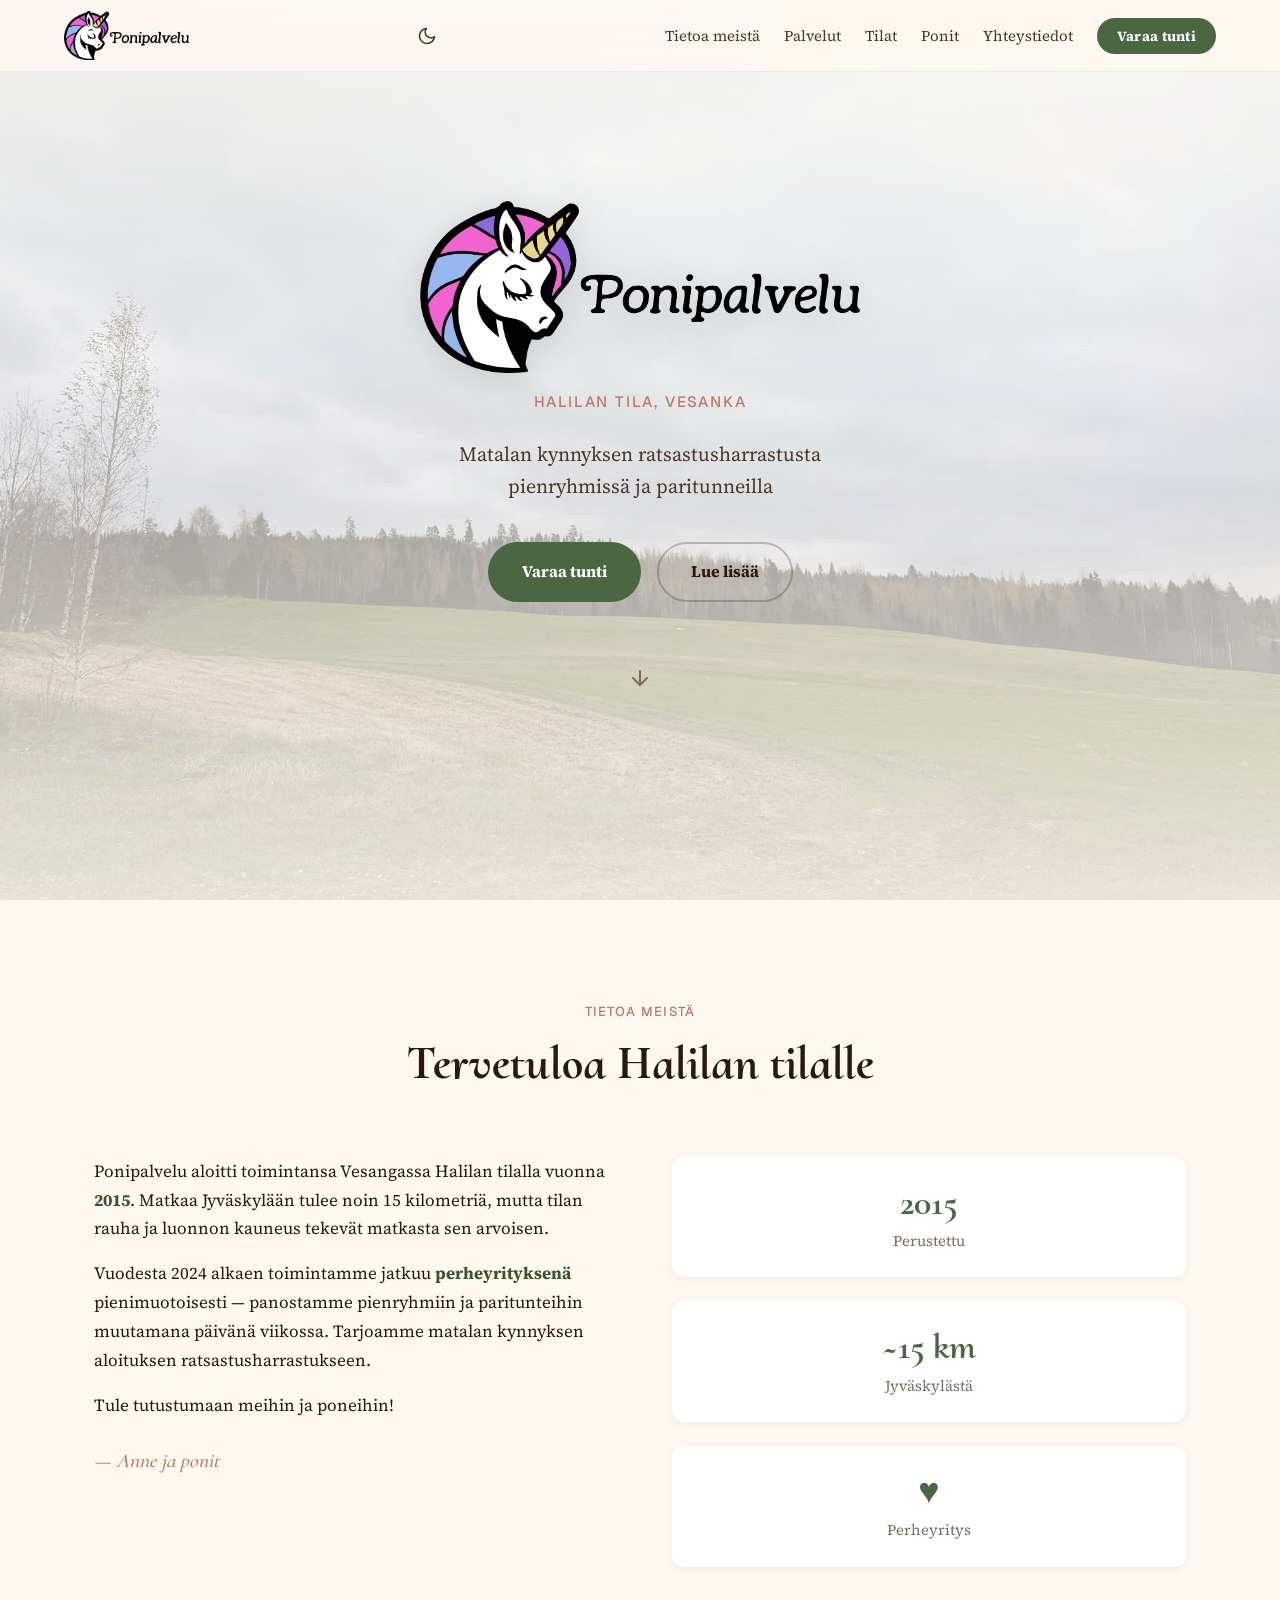
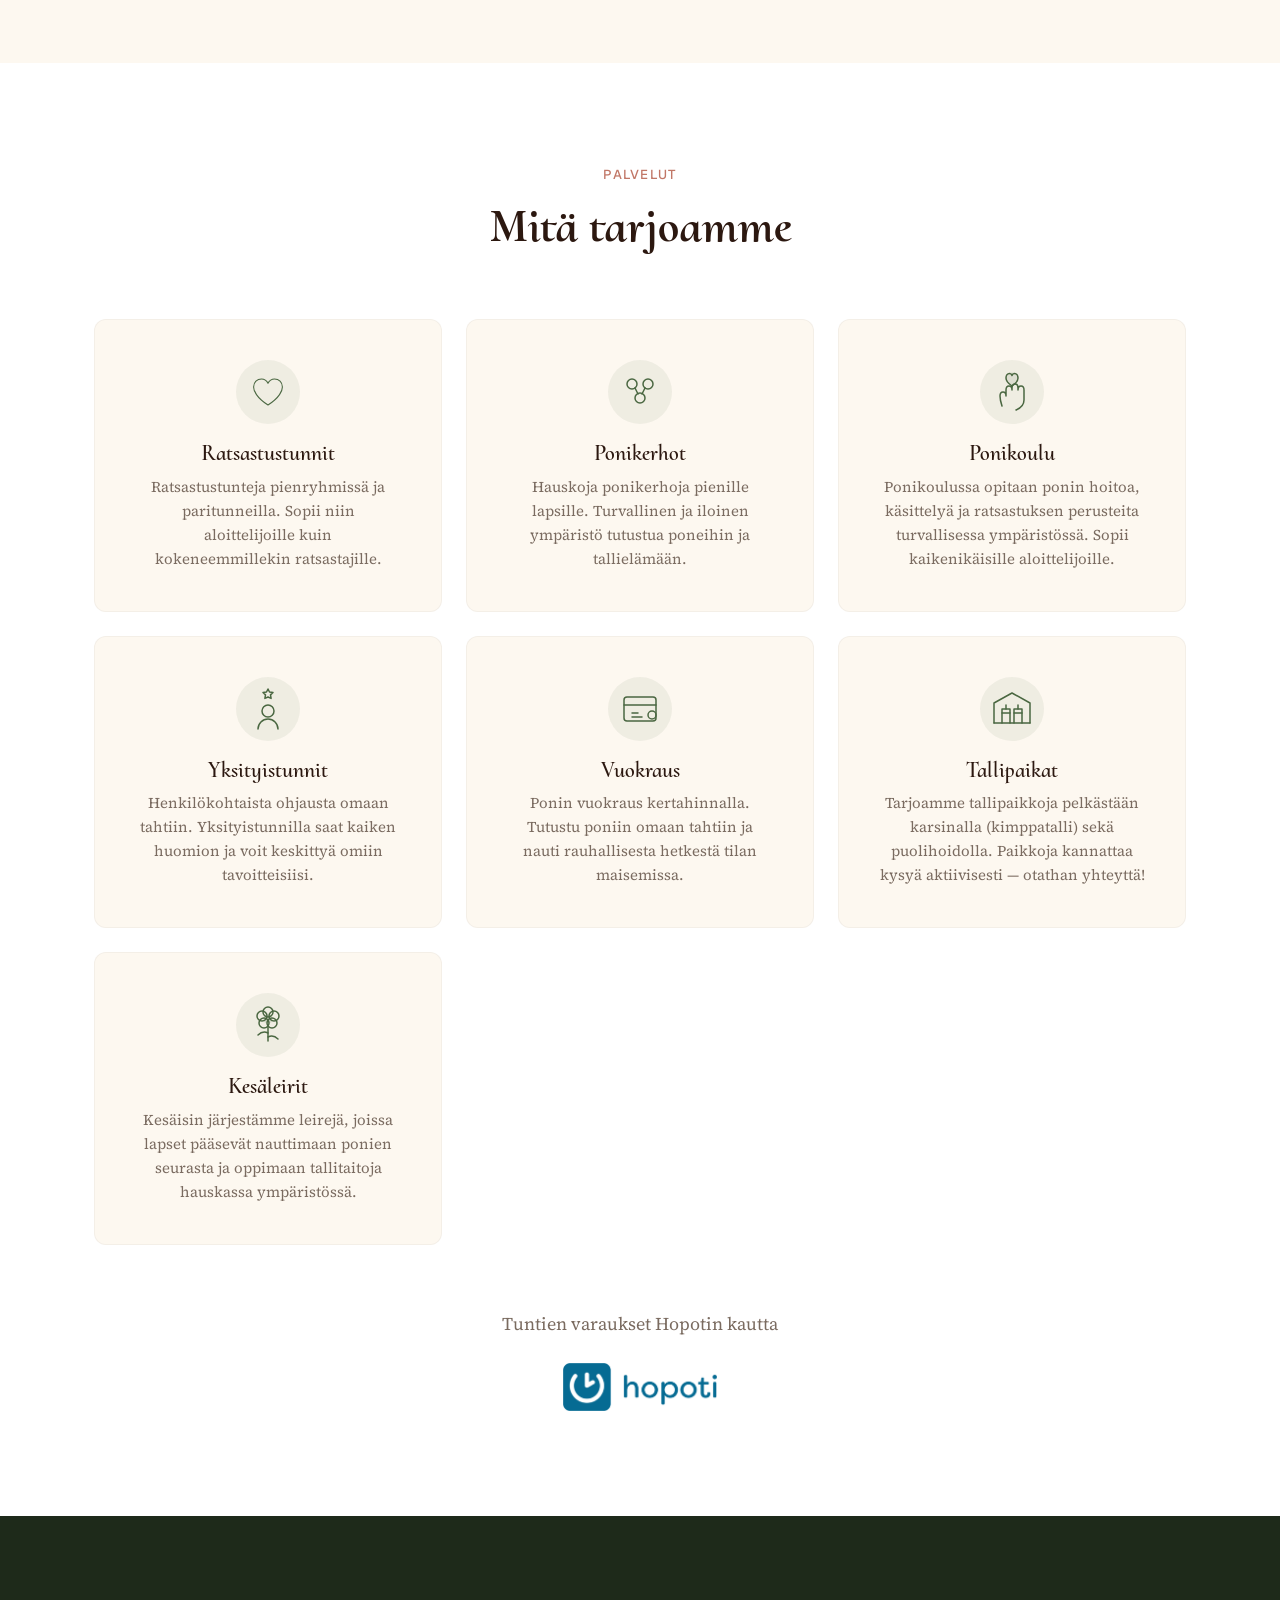
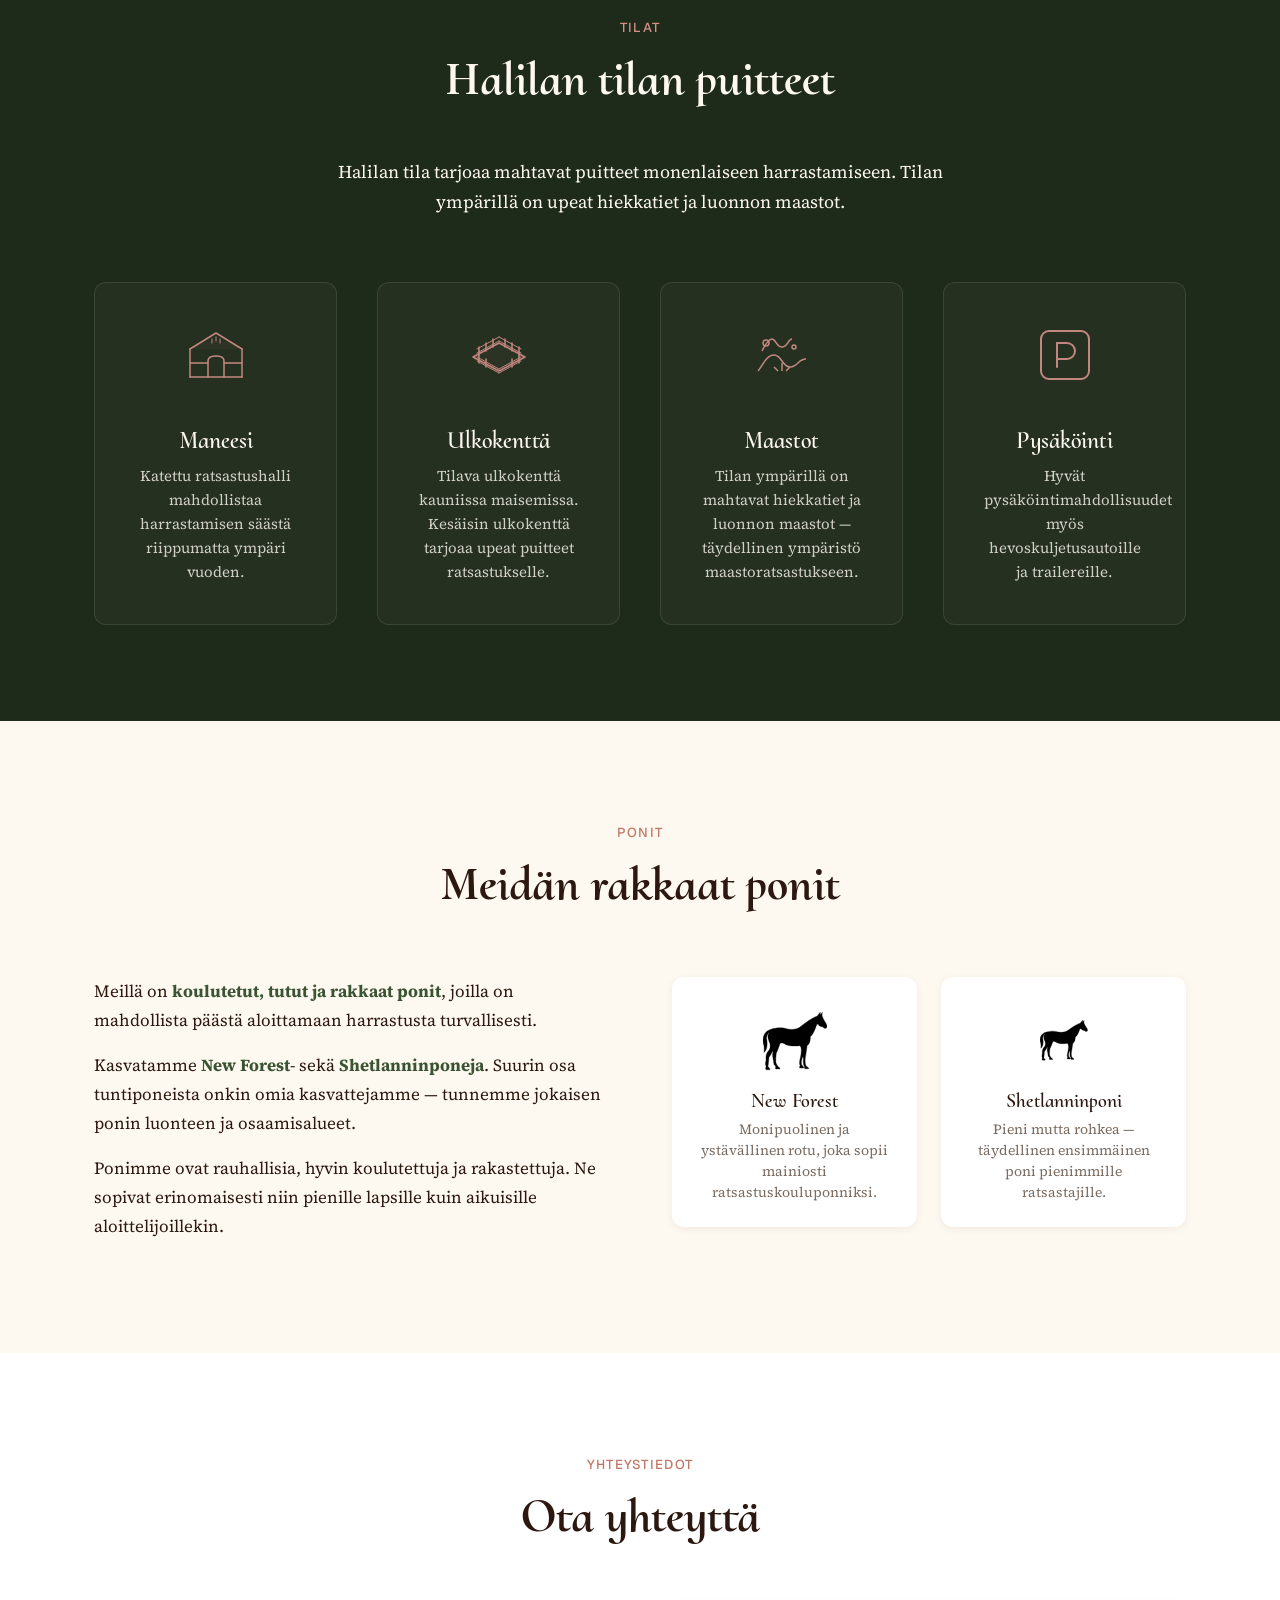
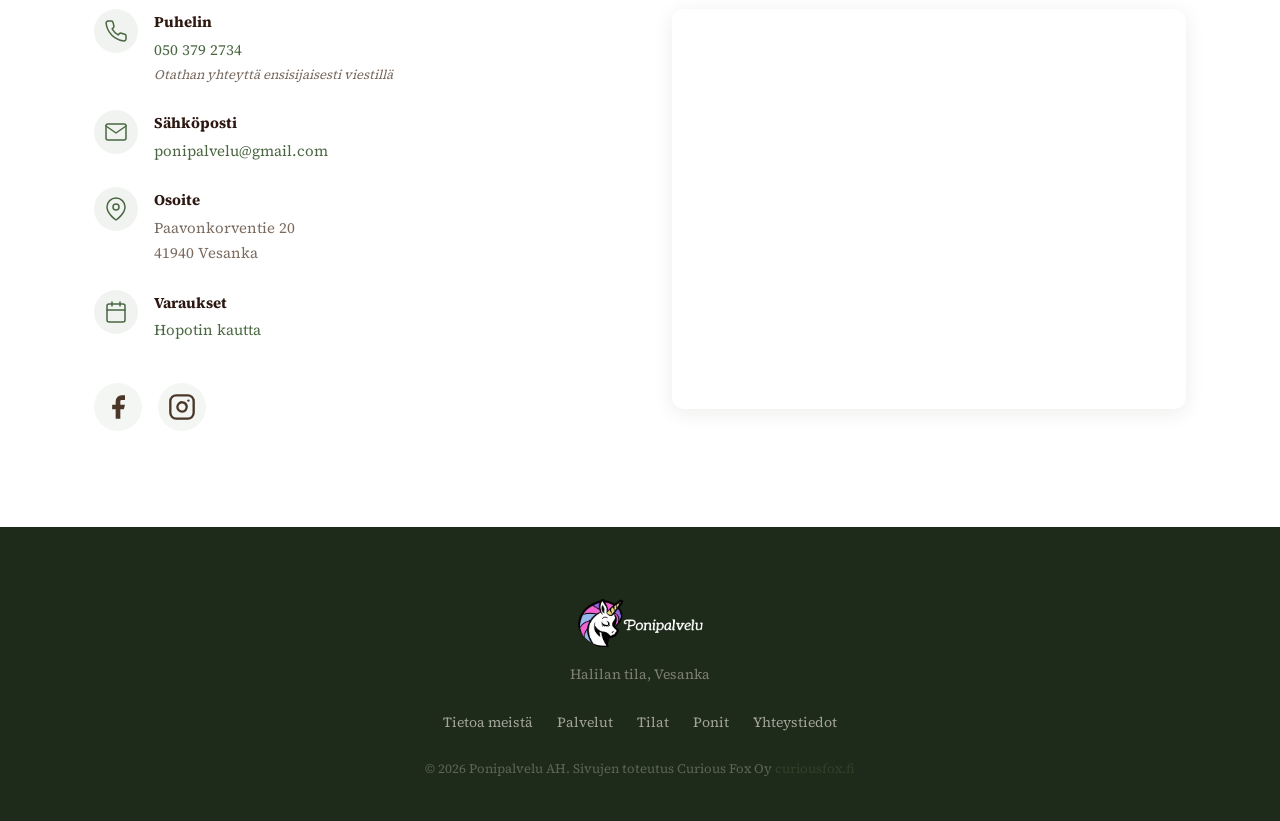
<file: index.html>
<!DOCTYPE html>
<html lang="fi">
<head>
  <meta charset="UTF-8">
  <meta name="viewport" content="width=device-width, initial-scale=1.0">
  <title>Ponipalvelu — Halilan tila, Vesanka</title>
  <meta name="description" content="Ponipalvelu tarjoaa ratsastustunteja, ponikerhoja ja ponihetkiä Halilan tilalla Vesangassa, noin 15 km Jyväskylästä. Matalan kynnyksen aloitus harrastukseen!">
  <meta name="keywords" content="ponipalvelu, ratsastus, ponit, Vesanka, Jyväskylä, ratsastustunnit, ponikerhot, ponihetket, Halilan tila">

  <!-- Open Graph -->
  <meta property="og:title" content="Ponipalvelu — Halilan tila, Vesanka">
  <meta property="og:description" content="Matalan kynnyksen ratsastustunteja ja ponihetkiä Halilan tilalla Vesangassa. Tervetuloa tutustumaan!">
  <meta property="og:type" content="website">
  <meta property="og:url" content="https://ponipalvelu.fi">
  <meta property="og:locale" content="fi_FI">

  <link rel="apple-touch-icon" sizes="180x180" href="/apple-touch-icon.png">
  <link rel="icon" type="image/png" sizes="32x32" href="/favicon-32x32.png">
  <link rel="icon" type="image/png" sizes="16x16" href="/favicon-16x16.png">
  <link rel="manifest" href="/site.webmanifest">
  <link rel="icon" href="/favicon.ico" sizes="any">

  <link rel="preload" href="assets/fonts/cormorant-upright-600-latin.woff2" as="font" type="font/woff2" crossorigin>
  <link rel="preload" href="assets/fonts/source-serif-4-latin.woff2" as="font" type="font/woff2" crossorigin>
  <link rel="preload" href="assets/fonts/geist-latin.woff2" as="font" type="font/woff2" crossorigin>
  <link rel="stylesheet" href="styles.css?v=6">
</head>
<body>

  <!-- Navigation -->
  <header class="site-header" id="siteHeader">
    <nav class="nav-container">
      <a href="#hero" class="nav-logo">
        <img src="assets/ponipalvelu_logo_black.png?v=6" alt="Ponipalvelu" class="logo-img logo-light">
        <img src="assets/ponipalvelu_logo_white.png?v=6" alt="Ponipalvelu" class="logo-img logo-dark">
      </a>

      <div class="nav-actions">
        <button class="theme-toggle" id="themeToggle" aria-label="Vaihda tumma tila" type="button">
          <svg class="theme-toggle__icon theme-toggle__icon--moon" viewBox="0 0 24 24" fill="none" stroke="currentColor" stroke-width="2" stroke-linecap="round" stroke-linejoin="round" aria-hidden="true">
            <path d="M21 12.79A9 9 0 1 1 11.21 3 7 7 0 0 0 21 12.79z"/>
          </svg>
          <svg class="theme-toggle__icon theme-toggle__icon--sun" viewBox="0 0 24 24" fill="none" stroke="currentColor" stroke-width="2" stroke-linecap="round" stroke-linejoin="round" aria-hidden="true">
            <circle cx="12" cy="12" r="5"/>
            <line x1="12" y1="1" x2="12" y2="3"/>
            <line x1="12" y1="21" x2="12" y2="23"/>
            <line x1="4.22" y1="4.22" x2="5.64" y2="5.64"/>
            <line x1="18.36" y1="18.36" x2="19.78" y2="19.78"/>
            <line x1="1" y1="12" x2="3" y2="12"/>
            <line x1="21" y1="12" x2="23" y2="12"/>
            <line x1="4.22" y1="19.78" x2="5.64" y2="18.36"/>
            <line x1="18.36" y1="5.64" x2="19.78" y2="4.22"/>
          </svg>
        </button>

        <button class="nav-toggle" id="navToggle" aria-label="Avaa valikko" aria-expanded="false">
          <span class="hamburger-line"></span>
          <span class="hamburger-line"></span>
          <span class="hamburger-line"></span>
        </button>
      </div>

      <ul class="nav-links" id="navLinks">
        <li><a href="#tietoa">Tietoa meistä</a></li>
        <li><a href="#palvelut">Palvelut</a></li>
        <li><a href="#tilat">Tilat</a></li>
        <li><a href="#ponit">Ponit</a></li>
        <li><a href="#yhteystiedot">Yhteystiedot</a></li>
        <li><a href="https://hopoti.com/stable/Ponipalvelu" target="_blank" rel="noopener" class="nav-cta">Varaa tunti</a></li>
      </ul>
    </nav>
  </header>

  <!-- Hero -->
  <section class="hero" id="hero">
    <img src="assets/cover.jpg?v=6" alt="" class="hero-bg-img" aria-hidden="true">
    <div class="hero-overlay"></div>
    <div class="hero-content">
      <h1 class="hero-title reveal">
        <img src="assets/ponipalvelu_logo_black.png?v=6" alt="Ponipalvelu" class="hero-logo-img logo-light">
        <img src="assets/ponipalvelu_logo_white.png?v=6" alt="Ponipalvelu" class="hero-logo-img logo-dark">
      </h1>
      <p class="hero-subtitle reveal">Halilan tila, Vesanka</p>
      <p class="hero-tagline reveal">Matalan kynnyksen ratsastusharrastusta<br>pienryhmissä ja paritunneilla</p>
      <div class="hero-actions reveal">
        <a href="https://hopoti.com/stable/Ponipalvelu" target="_blank" rel="noopener" class="btn btn-primary">Varaa tunti</a>
        <a href="#tietoa" class="btn btn-outline">Lue lisää</a>
      </div>
      <div class="hero-scroll-hint reveal">
        <svg width="24" height="24" viewBox="0 0 24 24" fill="none" stroke="currentColor" stroke-width="2" stroke-linecap="round" aria-hidden="true">
          <path d="M12 5v14M5 12l7 7 7-7"/>
        </svg>
      </div>
    </div>
  </section>

  <!-- About -->
  <section class="section section-cream" id="tietoa">
    <div class="container">
      <div class="section-header reveal">
        <span class="section-label">Tietoa meistä</span>
        <h2 class="section-title">Tervetuloa Halilan tilalle</h2>
      </div>
      <div class="about-grid">
        <div class="about-text reveal">
          <p>Ponipalvelu aloitti toimintansa Vesangassa Halilan tilalla vuonna <strong>2015</strong>. Matkaa Jyväskylään tulee noin 15 kilometriä, mutta tilan rauha ja luonnon kauneus tekevät matkasta sen arvoisen.</p>
          <p>Vuodesta 2024 alkaen toimintamme jatkuu <strong>perheyrityksenä</strong> pienimuotoisesti — panostamme pienryhmiin ja paritunteihin muutamana päivänä viikossa. Tarjoamme matalan kynnyksen aloituksen ratsastusharrastukseen.</p>
          <p>Tule tutustumaan meihin ja poneihin!</p>
          <p class="about-signature">— Anne ja ponit</p>
        </div>
        <div class="about-stats reveal">
          <div class="stat-card">
            <span class="stat-number">2015</span>
            <span class="stat-label">Perustettu</span>
          </div>
          <div class="stat-card">
            <span class="stat-number">~15 km</span>
            <span class="stat-label">Jyväskylästä</span>
          </div>
          <div class="stat-card">
            <span class="stat-number">♥</span>
            <span class="stat-label">Perheyritys</span>
          </div>
        </div>
      </div>
    </div>
  </section>

  <!-- Services -->
  <section class="section section-white" id="palvelut">
    <div class="container">
      <div class="section-header reveal">
        <span class="section-label">Palvelut</span>
        <h2 class="section-title">Mitä tarjoamme</h2>
      </div>
      <div class="services-grid">

        <div class="service-card reveal">
          <div class="service-icon">
            <svg viewBox="0 0 48 48" width="48" height="48" fill="none" stroke="currentColor" stroke-width="1.5" stroke-linecap="round" stroke-linejoin="round" aria-hidden="true">
              <g transform="translate(24,24) scale(0.72) translate(-24,-22)">
                <path d="M24 40 C8 30 4 20 4 15 C4 8 9 4 15 4 C19 4 22 6 24 10 C26 6 29 4 33 4 C39 4 44 8 44 15 C44 20 40 30 24 40Z"/>
              </g>
            </svg>
          </div>
          <h3>Ratsastustunnit</h3>
          <p>Ratsastustunteja pienryhmissä ja paritunneilla. Sopii niin aloittelijoille kuin kokeneemmillekin ratsastajille.</p>
        </div>

        <div class="service-card reveal">
          <div class="service-icon">
            <svg viewBox="0 0 48 48" width="48" height="48" fill="none" stroke="currentColor" stroke-width="1.5" stroke-linecap="round" stroke-linejoin="round" aria-hidden="true">
              <circle cx="16" cy="16" r="5"/>
              <circle cx="32" cy="16" r="5"/>
              <circle cx="24" cy="30" r="5"/>
              <path d="M19 20l3 6M29 20l-3 6"/>
            </svg>
          </div>
          <h3>Ponikerhot</h3>
          <p>Hauskoja ponikerhoja pienille lapsille. Turvallinen ja iloinen ympäristö tutustua poneihin ja tallielämään.</p>
        </div>

        <div class="service-card reveal">
          <div class="service-icon">
            <svg viewBox="0 0 48 48" width="48" height="48" fill="none" stroke="currentColor" stroke-width="1.5" stroke-linecap="round" stroke-linejoin="round" aria-hidden="true">
              <!-- Hand reaching up -->
              <path d="M14 38C14 38 12 32 12 28C12 26 13 24 15 24C17 24 18 26 18 28V22C18 20 19 18 21 18C23 18 24 20 24 22V20C24 18 25 16 27 16C29 16 30 18 30 20V22C30 20 31 18 33 18C35 18 36 20 36 22V32C36 36 33 40 28 42"/>
              <!-- Heart above -->
              <path d="M20 10C20 7 22.5 5 25 5C27.5 5 30 7 30 10C30 14 24 18 24 18C24 18 18 14 18 10C18 7 20.5 5 23 5" fill="currentColor" opacity="0.1"/>
              <path d="M24 18C24 18 18 14 18 10C18 7.5 19.5 5.5 21.5 5.5C23.5 5.5 24 7.5 24 7.5C24 7.5 24.5 5.5 26.5 5.5C28.5 5.5 30 7.5 30 10C30 14 24 18 24 18Z"/>
            </svg>
          </div>
          <h3>Ponikoulu</h3>
          <p>Ponikoulussa opitaan ponin hoitoa, käsittelyä ja ratsastuksen perusteita turvallisessa ympäristössä. Sopii kaikenikäisille aloittelijoille.</p>
        </div>

        <div class="service-card reveal">
          <div class="service-icon">
            <svg viewBox="0 0 48 48" width="48" height="48" fill="none" stroke="currentColor" stroke-width="1.5" stroke-linecap="round" stroke-linejoin="round" aria-hidden="true">
              <path d="M24 4l1.5 3 3.5.5-2.5 2.4.6 3.5L24 12l-3.1 1.4.6-3.5L19 7.5l3.5-.5z"/>
              <circle cx="24" cy="26" r="6"/>
              <path d="M14 44c0-5.5 4.5-10 10-10s10 4.5 10 10"/>
            </svg>
          </div>
          <h3>Yksityistunnit</h3>
          <p>Henkilökohtaista ohjausta omaan tahtiin. Yksityistunnilla saat kaiken huomion ja voit keskittyä omiin tavoitteisiisi.</p>
        </div>

        <div class="service-card reveal">
          <div class="service-icon">
            <svg viewBox="0 0 48 48" width="48" height="48" fill="none" stroke="currentColor" stroke-width="1.5" stroke-linecap="round" stroke-linejoin="round" aria-hidden="true">
              <rect x="8" y="12" width="32" height="24" rx="3"/>
              <path d="M8 20h32M16 28h6M16 32h10"/>
              <circle cx="36" cy="30" r="4"/>
            </svg>
          </div>
          <h3>Vuokraus</h3>
          <p>Ponin vuokraus kertahinnalla. Tutustu poniin omaan tahtiin ja nauti rauhallisesta hetkestä tilan maisemissa.</p>
        </div>

        <div class="service-card reveal">
          <div class="service-icon">
            <svg viewBox="0 0 48 48" width="48" height="48" fill="none" stroke="currentColor" stroke-width="1.5" stroke-linecap="round" stroke-linejoin="round" aria-hidden="true">
              <path d="M6 38V18L24 8L42 18V38"/>
              <path d="M6 38H42"/>
              <path d="M14 38V24H22V38"/>
              <path d="M26 38V24H34V38"/>
              <path d="M14 28H22M26 28H34"/>
              <path d="M18 24V20M30 24V20"/>
            </svg>
          </div>
          <h3>Tallipaikat</h3>
          <p>Tarjoamme tallipaikkoja pelkästään karsinalla (kimppatalli) sekä puolihoidolla. Paikkoja kannattaa kysyä aktiivisesti — otathan yhteyttä!</p>
        </div>

        <div class="service-card reveal">
          <div class="service-icon">
            <svg viewBox="0 0 48 48" width="48" height="48" fill="none" stroke="currentColor" stroke-width="1.5" stroke-linecap="round" stroke-linejoin="round" aria-hidden="true">
              <circle cx="24" cy="18" r="4" fill="currentColor" opacity="0.15"/>
              <circle cx="24" cy="11" r="5"/>
              <circle cx="30" cy="15" r="5"/>
              <circle cx="28" cy="22" r="5"/>
              <circle cx="20" cy="22" r="5"/>
              <circle cx="18" cy="15" r="5"/>
              <path d="M24 24V40"/>
              <path d="M24 32C20 30 16 32 14 34"/>
              <path d="M24 36C28 34 32 36 34 38"/>
            </svg>
          </div>
          <h3>Kesäleirit</h3>
          <p>Kesäisin järjestämme leirejä, joissa lapset pääsevät nauttimaan ponien seurasta ja oppimaan tallitaitoja hauskassa ympäristössä.</p>
        </div>

      </div>

      <div class="services-cta reveal">
        <p>Tuntien varaukset Hopotin kautta</p>
        <a href="https://hopoti.com/stable/Ponipalvelu" target="_blank" rel="noopener" class="hopoti-link">
          <img src="assets/hopoti-logo-blue.png?v=6" alt="Varaa tunti Hopotissa" class="hopoti-logo">
        </a>
      </div>
    </div>
  </section>

  <!-- Facilities -->
  <section class="section section-dark" id="tilat">
    <div class="container">
      <div class="section-header reveal">
        <span class="section-label">Tilat</span>
        <h2 class="section-title">Halilan tilan puitteet</h2>
      </div>
      <p class="section-intro reveal">Halilan tila tarjoaa mahtavat puitteet monenlaiseen harrastamiseen. Tilan ympärillä on upeat hiekkatiet ja luonnon maastot.</p>
      <div class="facilities-grid">

        <div class="facility-card reveal">
          <div class="facility-icon">
            <svg viewBox="0 0 64 64" width="64" height="64" fill="none" stroke="currentColor" stroke-width="1.5" stroke-linecap="round" stroke-linejoin="round" aria-hidden="true">
              <!-- Barn/arena shape -->
              <path d="M6 54V26" />
              <path d="M58 54V26" />
              <path d="M6 26L32 10L58 26" />
              <path d="M6 54H58" />
              <!-- Arched roof line -->
              <path d="M6 26C6 26 19 18 32 18C45 18 58 26 58 26" stroke-width="1.5" fill="currentColor" opacity="0.05"/>
              <!-- Door -->
              <path d="M24 54V38C24 35 27 33 32 33C37 33 40 35 40 38V54" />
              <!-- Cross beams -->
              <path d="M6 40H24M40 40H58" />
              <!-- Ventilation lines on roof -->
              <path d="M28 20V16M32 18V14M36 20V16" stroke-width="1"/>
            </svg>
          </div>
          <h3>Maneesi</h3>
          <p>Katettu ratsastushalli mahdollistaa harrastamisen säästä riippumatta ympäri vuoden.</p>
        </div>

        <div class="facility-card reveal">
          <div class="facility-icon">
            <svg viewBox="0 0 64 64" width="64" height="64" fill="none" stroke="currentColor" stroke-width="1.5" stroke-linecap="round" stroke-linejoin="round" aria-hidden="true">
              <!-- 3D ground plane -->
              <path d="M32 20L58 34L32 48L6 34Z" fill="currentColor" opacity="0.04"/>
              <path d="M32 20L58 34L32 48L6 34Z" />
              <!-- Fence posts - left side -->
              <path d="M12 32V24" />
              <path d="M19 28V20" />
              <path d="M26 24V16" />
              <!-- Fence posts - right side -->
              <path d="M38 24V16" />
              <path d="M45 28V20" />
              <path d="M52 32V24" />
              <!-- Fence rails - left -->
              <path d="M10 30L32 18" stroke-width="1"/>
              <path d="M10 26L32 14" stroke-width="1"/>
              <!-- Fence rails - right -->
              <path d="M32 18L54 30" stroke-width="1"/>
              <path d="M32 14L54 26" stroke-width="1"/>
              <!-- Fence posts - bottom left -->
              <path d="M12 40V32" />
              <path d="M19 44V36" />
              <!-- Fence posts - bottom right -->
              <path d="M45 44V36" />
              <path d="M52 40V32" />
              <!-- Fence rails - bottom left -->
              <path d="M10 38L32 50" stroke-width="1"/>
              <path d="M10 34L32 46" stroke-width="1"/>
              <!-- Fence rails - bottom right -->
              <path d="M32 50L54 38" stroke-width="1"/>
              <path d="M32 46L54 34" stroke-width="1"/>
            </svg>
          </div>
          <h3>Ulkokenttä</h3>
          <p>Tilava ulkokenttä kauniissa maisemissa. Kesäisin ulkokenttä tarjoaa upeat puitteet ratsastukselle.</p>
        </div>

        <div class="facility-card reveal">
          <div class="facility-icon">
            <svg viewBox="0 0 64 64" width="64" height="64" fill="none" stroke="currentColor" stroke-width="1.5" aria-hidden="true">
              <path d="M8 48c4-4 8-16 16-16s8 12 16 12 8-8 16-8"/>
              <path d="M12 28c2-4 6-12 10-12s4 8 10 8 6-8 10-8"/>
              <circle cx="16" cy="20" r="3"/>
              <circle cx="44" cy="24" r="2"/>
              <path d="M32 40v8M24 44l4 4M40 44l-4 4"/>
            </svg>
          </div>
          <h3>Maastot</h3>
          <p>Tilan ympärillä on mahtavat hiekkatiet ja luonnon maastot — täydellinen ympäristö maastoratsastukseen.</p>
        </div>

        <div class="facility-card reveal">
          <div class="facility-icon">
            <svg viewBox="0 0 64 64" width="64" height="64" fill="none" stroke="currentColor" stroke-width="2" stroke-linecap="round" stroke-linejoin="round" aria-hidden="true">
              <rect x="8" y="8" width="48" height="48" rx="8"/>
              <path d="M24 20V44"/>
              <path d="M24 20H34C38.4 20 42 23.6 42 28C42 32.4 38.4 36 34 36H24"/>
            </svg>
          </div>
          <h3>Pysäköinti</h3>
          <p>Hyvät pysäköintimahdollisuudet myös hevoskuljetusautoille ja trailereille.</p>
        </div>


      </div>
    </div>
  </section>

  <!-- Ponies -->
  <section class="section section-cream" id="ponit">
    <div class="container">
      <div class="section-header reveal">
        <span class="section-label">Ponit</span>
        <h2 class="section-title">Meidän rakkaat ponit</h2>
      </div>
      <div class="ponies-content">
        <div class="ponies-text reveal">
          <p>Meillä on <strong>koulutetut, tutut ja rakkaat ponit</strong>, joilla on mahdollista päästä aloittamaan harrastusta turvallisesti.</p>
          <p>Kasvatamme <strong>New Forest</strong>- sekä <strong>Shetlanninponeja</strong>. Suurin osa tuntiponeista onkin omia kasvattejamme — tunnemme jokaisen ponin luonteen ja osaamisalueet.</p>
          <p>Ponimme ovat rauhallisia, hyvin koulutettuja ja rakastettuja. Ne sopivat erinomaisesti niin pienille lapsille kuin aikuisille aloittelijoillekin.</p>
        </div>
        <div class="ponies-breeds reveal">
          <div class="breed-card">
            <div class="breed-illustration">
              <img src="assets/black-horse.svg?v=6" alt="" class="breed-icon" aria-hidden="true">
            </div>
            <h3>New Forest</h3>
            <p>Monipuolinen ja ystävällinen rotu, joka sopii mainiosti ratsastuskouluponniksi.</p>
          </div>
          <div class="breed-card">
            <div class="breed-illustration">
              <img src="assets/black-pony.svg?v=6" alt="" class="breed-icon breed-icon--small" aria-hidden="true">
            </div>
            <h3>Shetlanninponi</h3>
            <p>Pieni mutta rohkea — täydellinen ensimmäinen poni pienimmille ratsastajille.</p>
          </div>
        </div>
      </div>
    </div>
  </section>

  <!-- Contact -->
  <section class="section section-white" id="yhteystiedot">
    <div class="container">
      <div class="section-header reveal">
        <span class="section-label">Yhteystiedot</span>
        <h2 class="section-title">Ota yhteyttä</h2>
      </div>
      <div class="contact-grid">

        <div class="contact-info reveal">
          <div class="contact-item">
            <div class="contact-icon">
              <svg viewBox="0 0 24 24" width="24" height="24" fill="none" stroke="currentColor" stroke-width="1.5" stroke-linecap="round" stroke-linejoin="round" aria-hidden="true">
                <path d="M22 16.92v3a2 2 0 01-2.18 2 19.79 19.79 0 01-8.63-3.07 19.5 19.5 0 01-6-6 19.79 19.79 0 01-3.07-8.67A2 2 0 014.11 2h3a2 2 0 012 1.72c.127.96.361 1.903.7 2.81a2 2 0 01-.45 2.11L8.09 9.91a16 16 0 006 6l1.27-1.27a2 2 0 012.11-.45c.907.339 1.85.573 2.81.7A2 2 0 0122 16.92z"/>
              </svg>
            </div>
            <div>
              <strong>Puhelin</strong>
              <a href="tel:+358503792734">050 379 2734</a>
              <span class="contact-note">Otathan yhteyttä ensisijaisesti viestillä</span>
            </div>
          </div>

          <div class="contact-item">
            <div class="contact-icon">
              <svg viewBox="0 0 24 24" width="24" height="24" fill="none" stroke="currentColor" stroke-width="1.5" stroke-linecap="round" stroke-linejoin="round" aria-hidden="true">
                <path d="M4 4h16c1.1 0 2 .9 2 2v12c0 1.1-.9 2-2 2H4c-1.1 0-2-.9-2-2V6c0-1.1.9-2 2-2z"/>
                <polyline points="22,6 12,13 2,6"/>
              </svg>
            </div>
            <div>
              <strong>Sähköposti</strong>
              <a href="mailto:ponipalvelu@gmail.com">ponipalvelu@gmail.com</a>
            </div>
          </div>

          <div class="contact-item">
            <div class="contact-icon">
              <svg viewBox="0 0 24 24" width="24" height="24" fill="none" stroke="currentColor" stroke-width="1.5" stroke-linecap="round" stroke-linejoin="round" aria-hidden="true">
                <path d="M21 10c0 7-9 13-9 13s-9-6-9-13a9 9 0 0118 0z"/>
                <circle cx="12" cy="10" r="3"/>
              </svg>
            </div>
            <div>
              <strong>Osoite</strong>
              <span>Paavonkorventie 20</span>
              <span>41940 Vesanka</span>
            </div>
          </div>

          <div class="contact-item">
            <div class="contact-icon">
              <svg viewBox="0 0 24 24" width="24" height="24" fill="none" stroke="currentColor" stroke-width="1.5" stroke-linecap="round" stroke-linejoin="round" aria-hidden="true">
                <rect x="3" y="4" width="18" height="18" rx="2" ry="2"/>
                <line x1="16" y1="2" x2="16" y2="6"/>
                <line x1="8" y1="2" x2="8" y2="6"/>
                <line x1="3" y1="10" x2="21" y2="10"/>
              </svg>
            </div>
            <div>
              <strong>Varaukset</strong>
              <a href="https://hopoti.com/stable/Ponipalvelu" target="_blank" rel="noopener">Hopotin kautta</a>
            </div>
          </div>

          <div class="contact-social">
            <a href="https://www.facebook.com/ponipalvelu" target="_blank" rel="noopener" aria-label="Facebook">
              <svg viewBox="0 0 24 24" width="28" height="28" fill="currentColor" aria-hidden="true">
                <path d="M18 2h-3a5 5 0 00-5 5v3H7v4h3v8h4v-8h3l1-4h-4V7a1 1 0 011-1h3z"/>
              </svg>
            </a>
            <a href="https://www.instagram.com/ponipalvelu" target="_blank" rel="noopener" aria-label="Instagram">
              <svg viewBox="0 0 24 24" width="28" height="28" fill="none" stroke="currentColor" stroke-width="2" stroke-linecap="round" stroke-linejoin="round" aria-hidden="true">
                <rect x="2" y="2" width="20" height="20" rx="5" ry="5"/>
                <path d="M16 11.37A4 4 0 1112.63 8 4 4 0 0116 11.37z"/>
                <line x1="17.5" y1="6.5" x2="17.51" y2="6.5"/>
              </svg>
            </a>
          </div>
        </div>

        <div class="contact-map reveal">
          <iframe
            src="https://www.google.com/maps/embed?pb=!1m18!1m12!1m3!1d1888.5!2d25.65!3d62.18!2m3!1f0!2f0!3f0!3m2!1i1024!2i768!4f13.1!3m3!1m2!1s0x4685731c97f3d72d%3A0x8e86cccf91eb8e41!2sPaavonkorventie%2020%2C%2041940%20Vesanka!5e0!3m2!1sfi!2sfi!4v1700000000000!5m2!1sfi!2sfi"
            width="100%"
            height="400"
            style="border:0; border-radius: 12px;"
            allowfullscreen=""
            loading="lazy"
            referrerpolicy="no-referrer-when-downgrade"
            title="Ponipalvelun sijainti kartalla">
          </iframe>
        </div>

      </div>
    </div>
  </section>

  <!-- Footer -->
  <footer class="site-footer">
    <div class="container">
      <div class="footer-content">
        <div class="footer-brand">
          <img src="assets/ponipalvelu_logo_black.png?v=6" alt="Ponipalvelu" class="footer-logo-img logo-light">
          <img src="assets/ponipalvelu_logo_white.png?v=6" alt="Ponipalvelu" class="footer-logo-img logo-dark">
          <p>Halilan tila, Vesanka</p>
        </div>
        <div class="footer-links">
          <a href="#tietoa">Tietoa meistä</a>
          <a href="#palvelut">Palvelut</a>
          <a href="#tilat">Tilat</a>
          <a href="#ponit">Ponit</a>
          <a href="#yhteystiedot">Yhteystiedot</a>
        </div>
        <div class="footer-copy">
          <p>&copy; 2026 Ponipalvelu AH. Sivujen toteutus Curious Fox Oy <a href="https://curiousfox.fi/fi" target="_blank" rel="noopener">curiousfox.fi</a></p>
        </div>
      </div>
    </div>
  </footer>

  <script src="script.js?v=6"></script>
</body>
</html>
</file>
<file: styles.css>
/* ==========================================================================
   Ponipalvelu — Styles
   ========================================================================== */

/* --- Self-hosted fonts --- */

@font-face {
  font-family: 'Cormorant Upright';
  src: url('assets/fonts/cormorant-upright-400-latin.woff2') format('woff2');
  font-weight: 400;
  font-style: normal;
  font-display: swap;
  unicode-range: U+0000-00FF, U+0131, U+0152-0153, U+02BB-02BC, U+02C6, U+02DA, U+02DC, U+0304, U+0308, U+0329, U+2000-206F, U+20AC, U+2122, U+2191, U+2193, U+2212, U+2215, U+FEFF, U+FFFD;
}

@font-face {
  font-family: 'Cormorant Upright';
  src: url('assets/fonts/cormorant-upright-400-latin-ext.woff2') format('woff2');
  font-weight: 400;
  font-style: normal;
  font-display: swap;
  unicode-range: U+0100-02BA, U+02BD-02C5, U+02C7-02CC, U+02CE-02D7, U+02DD-02FF, U+0304, U+0308, U+0329, U+1D00-1DBF, U+1E00-1E9F, U+1EF2-1EFF, U+2020, U+20A0-20AB, U+20AD-20C0, U+2113, U+2C60-2C7F, U+A720-A7FF;
}

@font-face {
  font-family: 'Cormorant Upright';
  src: url('assets/fonts/cormorant-upright-500-latin.woff2') format('woff2');
  font-weight: 500;
  font-style: normal;
  font-display: swap;
  unicode-range: U+0000-00FF, U+0131, U+0152-0153, U+02BB-02BC, U+02C6, U+02DA, U+02DC, U+0304, U+0308, U+0329, U+2000-206F, U+20AC, U+2122, U+2191, U+2193, U+2212, U+2215, U+FEFF, U+FFFD;
}

@font-face {
  font-family: 'Cormorant Upright';
  src: url('assets/fonts/cormorant-upright-500-latin-ext.woff2') format('woff2');
  font-weight: 500;
  font-style: normal;
  font-display: swap;
  unicode-range: U+0100-02BA, U+02BD-02C5, U+02C7-02CC, U+02CE-02D7, U+02DD-02FF, U+0304, U+0308, U+0329, U+1D00-1DBF, U+1E00-1E9F, U+1EF2-1EFF, U+2020, U+20A0-20AB, U+20AD-20C0, U+2113, U+2C60-2C7F, U+A720-A7FF;
}

@font-face {
  font-family: 'Cormorant Upright';
  src: url('assets/fonts/cormorant-upright-600-latin.woff2') format('woff2');
  font-weight: 600;
  font-style: normal;
  font-display: swap;
  unicode-range: U+0000-00FF, U+0131, U+0152-0153, U+02BB-02BC, U+02C6, U+02DA, U+02DC, U+0304, U+0308, U+0329, U+2000-206F, U+20AC, U+2122, U+2191, U+2193, U+2212, U+2215, U+FEFF, U+FFFD;
}

@font-face {
  font-family: 'Cormorant Upright';
  src: url('assets/fonts/cormorant-upright-600-latin-ext.woff2') format('woff2');
  font-weight: 600;
  font-style: normal;
  font-display: swap;
  unicode-range: U+0100-02BA, U+02BD-02C5, U+02C7-02CC, U+02CE-02D7, U+02DD-02FF, U+0304, U+0308, U+0329, U+1D00-1DBF, U+1E00-1E9F, U+1EF2-1EFF, U+2020, U+20A0-20AB, U+20AD-20C0, U+2113, U+2C60-2C7F, U+A720-A7FF;
}

@font-face {
  font-family: 'Cormorant Upright';
  src: url('assets/fonts/cormorant-upright-700-latin.woff2') format('woff2');
  font-weight: 700;
  font-style: normal;
  font-display: swap;
  unicode-range: U+0000-00FF, U+0131, U+0152-0153, U+02BB-02BC, U+02C6, U+02DA, U+02DC, U+0304, U+0308, U+0329, U+2000-206F, U+20AC, U+2122, U+2191, U+2193, U+2212, U+2215, U+FEFF, U+FFFD;
}

@font-face {
  font-family: 'Cormorant Upright';
  src: url('assets/fonts/cormorant-upright-700-latin-ext.woff2') format('woff2');
  font-weight: 700;
  font-style: normal;
  font-display: swap;
  unicode-range: U+0100-02BA, U+02BD-02C5, U+02C7-02CC, U+02CE-02D7, U+02DD-02FF, U+0304, U+0308, U+0329, U+1D00-1DBF, U+1E00-1E9F, U+1EF2-1EFF, U+2020, U+20A0-20AB, U+20AD-20C0, U+2113, U+2C60-2C7F, U+A720-A7FF;
}

@font-face {
  font-family: 'Source Serif 4';
  src: url('assets/fonts/source-serif-4-latin.woff2') format('woff2');
  font-weight: 200 900;
  font-style: normal;
  font-display: swap;
  unicode-range: U+0000-00FF, U+0131, U+0152-0153, U+02BB-02BC, U+02C6, U+02DA, U+02DC, U+0304, U+0308, U+0329, U+2000-206F, U+20AC, U+2122, U+2191, U+2193, U+2212, U+2215, U+FEFF, U+FFFD;
}

@font-face {
  font-family: 'Source Serif 4';
  src: url('assets/fonts/source-serif-4-latin-ext.woff2') format('woff2');
  font-weight: 200 900;
  font-style: normal;
  font-display: swap;
  unicode-range: U+0100-02BA, U+02BD-02C5, U+02C7-02CC, U+02CE-02D7, U+02DD-02FF, U+0304, U+0308, U+0329, U+1D00-1DBF, U+1E00-1E9F, U+1EF2-1EFF, U+2020, U+20A0-20AB, U+20AD-20C0, U+2113, U+2C60-2C7F, U+A720-A7FF;
}

@font-face {
  font-family: 'Inter';
  src: url('assets/fonts/inter-latin.woff2') format('woff2');
  font-weight: 100 900;
  font-style: normal;
  font-display: swap;
  unicode-range: U+0000-00FF, U+0131, U+0152-0153, U+02BB-02BC, U+02C6, U+02DA, U+02DC, U+0304, U+0308, U+0329, U+2000-206F, U+20AC, U+2122, U+2191, U+2193, U+2212, U+2215, U+FEFF, U+FFFD;
}

@font-face {
  font-family: 'Inter';
  src: url('assets/fonts/inter-latin-ext.woff2') format('woff2');
  font-weight: 100 900;
  font-style: normal;
  font-display: swap;
  unicode-range: U+0100-02BA, U+02BD-02C5, U+02C7-02CC, U+02CE-02D7, U+02DD-02FF, U+0304, U+0308, U+0329, U+1D00-1DBF, U+1E00-1E9F, U+1EF2-1EFF, U+2020, U+20A0-20AB, U+20AD-20C0, U+2113, U+2C60-2C7F, U+A720-A7FF;
}

@font-face {
  font-family: 'Geist';
  src: url('assets/fonts/geist-latin.woff2') format('woff2');
  font-weight: 100 900;
  font-style: normal;
  font-display: swap;
  unicode-range: U+0000-00FF, U+0131, U+0152-0153, U+02BB-02BC, U+02C6, U+02DA, U+02DC, U+0304, U+0308, U+0329, U+2000-206F, U+20AC, U+2122, U+2191, U+2193, U+2212, U+2215, U+FEFF, U+FFFD;
}

@font-face {
  font-family: 'Geist';
  src: url('assets/fonts/geist-latin-ext.woff2') format('woff2');
  font-weight: 100 900;
  font-style: normal;
  font-display: swap;
  unicode-range: U+0100-02BA, U+02BD-02C5, U+02C7-02CC, U+02CE-02D7, U+02DD-02FF, U+0304, U+0308, U+0329, U+1D00-1DBF, U+1E00-1E9F, U+1EF2-1EFF, U+2020, U+20A0-20AB, U+20AD-20C0, U+2113, U+2C60-2C7F, U+A720-A7FF;
}

:root {
  --color-primary: #4A6741;
  --color-primary-light: #5C7E52;
  --color-primary-dark: #3A5433;
  --color-secondary: #8B6914;
  --color-secondary-light: #A37E1F;
  --color-accent: #C17767;
  --color-accent-light: #D4918A;
  --color-cream: #FDF8F0;
  --color-cream-dark: #F5EDE0;
  --color-white: #FFFFFF;
  --color-dark: #2C1810;
  --color-dark-soft: #4A3728;
  --color-dark-muted: #7A6B60;
  --color-dark-bg: #1E2A1A;
  --color-dark-bg-light: #2A3A24;

  --font-heading: 'Cormorant Upright', 'Georgia', serif;
  --font-body: 'Source Serif 4', 'Georgia', serif;
  --font-accent: 'Geist', 'Inter', sans-serif;

  --spacing-xs: 0.5rem;
  --spacing-sm: 1rem;
  --spacing-md: 1.5rem;
  --spacing-lg: 2.5rem;
  --spacing-xl: 4rem;
  --spacing-2xl: 6rem;

  --radius-sm: 8px;
  --radius-md: 12px;
  --radius-lg: 20px;

  --shadow-sm: 0 2px 8px rgba(44, 24, 16, 0.06);
  --shadow-md: 0 4px 20px rgba(44, 24, 16, 0.08);
  --shadow-lg: 0 8px 40px rgba(44, 24, 16, 0.12);
  --shadow-xl: 0 16px 60px rgba(44, 24, 16, 0.16);

  --transition-fast: 0.2s ease;
  --transition-base: 0.3s ease;
  --transition-slow: 0.5s ease;

  --header-height: 72px;
}

/* ==========================================================================
   Reset & Base
   ========================================================================== */

*,
*::before,
*::after {
  box-sizing: border-box;
  margin: 0;
  padding: 0;
}

html {
  scroll-behavior: smooth;
  scroll-padding-top: var(--header-height);
}

body {
  font-family: var(--font-body);
  font-size: 1.0625rem;
  font-weight: 400;
  line-height: 1.7;
  color: var(--color-dark);
  background-color: var(--color-cream);
  -webkit-font-smoothing: antialiased;
  -moz-osx-font-smoothing: grayscale;
  overflow-x: hidden;
}

img {
  max-width: 100%;
  height: auto;
  display: block;
}

a {
  color: var(--color-primary);
  text-decoration: none;
  transition: color var(--transition-fast);
}

a:hover {
  color: var(--color-primary-light);
}

h1, h2, h3, h4, h5, h6 {
  font-family: var(--font-heading);
  font-weight: 600;
  line-height: 1.2;
  color: var(--color-dark);
}

strong {
  font-weight: 700;
  color: var(--color-primary-dark);
}

/* ==========================================================================
   Layout
   ========================================================================== */

.container {
  width: 100%;
  max-width: 1140px;
  margin: 0 auto;
  padding: 0 var(--spacing-md);
}

.section {
  padding: var(--spacing-2xl) 0;
}

.section-cream {
  background-color: var(--color-cream);
}

.section-white {
  background-color: var(--color-white);
}

.section-dark {
  background-color: var(--color-dark-bg);
  color: var(--color-cream);
}

.section-dark h2,
.section-dark h3 {
  color: var(--color-cream);
}

.section-dark strong {
  color: var(--color-accent-light);
}

/* ==========================================================================
   Section Headers
   ========================================================================== */

.section-header {
  text-align: center;
  margin-bottom: var(--spacing-xl);
}

.section-label {
  display: inline-block;
  font-family: var(--font-accent);
  font-size: 0.8125rem;
  font-weight: 500;
  text-transform: uppercase;
  color: var(--color-accent);
  letter-spacing: 0.1em;
  margin-bottom: var(--spacing-xs);
}

.section-dark .section-label {
  color: var(--color-accent-light);
}

.section-title {
  font-size: clamp(2rem, 4vw, 3rem);
  font-weight: 700;
  margin-top: 0.25rem;
}

.section-intro {
  text-align: center;
  max-width: 680px;
  margin: -1rem auto var(--spacing-xl);
  font-size: 1.125rem;
  opacity: 0.9;
}

/* ==========================================================================
   Header / Navigation
   ========================================================================== */

.site-header {
  position: fixed;
  top: 0;
  left: 0;
  right: 0;
  z-index: 1000;
  height: var(--header-height);
  background: rgba(253, 248, 240, 0.85);
  backdrop-filter: blur(12px);
  -webkit-backdrop-filter: blur(12px);
  border-bottom: 1px solid rgba(44, 24, 16, 0.06);
  transition: background var(--transition-base), box-shadow var(--transition-base);
}

.site-header.scrolled {
  background: rgba(253, 248, 240, 0.95);
  box-shadow: var(--shadow-sm);
}

.nav-container {
  display: flex;
  align-items: center;
  justify-content: space-between;
  height: 100%;
  max-width: 1200px;
  margin: 0 auto;
  padding: 0 var(--spacing-md);
}

.nav-logo {
  display: flex;
  align-items: center;
  gap: 0.5rem;
  color: var(--color-primary-dark);
  text-decoration: none;
  transition: color var(--transition-fast);
}

.nav-logo:hover {
  color: var(--color-primary);
}

.logo-img {
  width: 125px;
  height: 72px;
  object-fit: contain;
}

.logo-text {
  font-family: var(--font-heading);
  font-size: 1.5rem;
  font-weight: 600;
  letter-spacing: -0.01em;
}

.nav-links {
  display: flex;
  align-items: center;
  gap: var(--spacing-md);
  list-style: none;
}

.nav-links a {
  font-family: var(--font-body);
  font-size: 0.9375rem;
  color: var(--color-dark-soft);
  text-decoration: none;
  padding: 0.25rem 0;
  position: relative;
  transition: color var(--transition-fast);
}

.nav-links a:not(.nav-cta)::after {
  content: '';
  position: absolute;
  bottom: 0;
  left: 0;
  width: 0;
  height: 2px;
  background: var(--color-primary);
  border-radius: 1px;
  transition: width var(--transition-base);
}

.nav-links a:not(.nav-cta):hover::after {
  width: 100%;
}

.nav-links a:hover {
  color: var(--color-primary);
}

.nav-cta {
  background: var(--color-primary);
  color: var(--color-white) !important;
  padding: 0.5rem 1.25rem !important;
  border-radius: 50px;
  font-weight: 700;
  font-size: 0.875rem !important;
  letter-spacing: 0.02em;
  transition: background var(--transition-fast), transform var(--transition-fast) !important;
}

.nav-cta:hover {
  background: var(--color-primary-light) !important;
  transform: translateY(-1px);
}

.nav-cta::after {
  display: none !important;
}

/* Hamburger */
.nav-toggle {
  display: none;
  flex-direction: column;
  gap: 5px;
  background: none;
  border: none;
  cursor: pointer;
  padding: 8px;
  z-index: 1001;
}

.hamburger-line {
  display: block;
  width: 24px;
  height: 2px;
  background: var(--color-dark);
  border-radius: 2px;
  transition: transform var(--transition-base), opacity var(--transition-base);
}

.nav-toggle[aria-expanded="true"] .hamburger-line:nth-child(1) {
  transform: translateY(7px) rotate(45deg);
}

.nav-toggle[aria-expanded="true"] .hamburger-line:nth-child(2) {
  opacity: 0;
}

.nav-toggle[aria-expanded="true"] .hamburger-line:nth-child(3) {
  transform: translateY(-7px) rotate(-45deg);
}

/* ==========================================================================
   Hero
   ========================================================================== */

.hero {
  position: relative;
  min-height: 100vh;
  display: flex;
  align-items: center;
  justify-content: center;
  text-align: center;
  overflow: hidden;
  background: var(--color-cream);
}

.hero-bg-img {
  position: absolute;
  inset: 0;
  width: 100%;
  height: 100%;
  object-fit: cover;
  object-position: center 40%;
  opacity: 0.45;
}

.hero-overlay {
  position: absolute;
  inset: 0;
  background:
    linear-gradient(180deg,
      rgba(253, 248, 240, 0.7) 0%,
      rgba(253, 248, 240, 0.3) 35%,
      rgba(253, 248, 240, 0.2) 55%,
      rgba(253, 248, 240, 0.75) 100%);
}

.hero-content {
  position: relative;
  z-index: 1;
  padding: var(--spacing-xl) var(--spacing-md);
  max-width: 700px;
}

.hero-title {
  margin-bottom: var(--spacing-sm);
}

.hero-logo-img {
  width: clamp(220px, 40vw, 440px);
  height: auto;
  margin: 0 auto;
  filter: drop-shadow(0 4px 16px rgba(0,0,0,0.1));
}

.hero-subtitle {
  font-family: var(--font-accent);
  font-size: clamp(0.8rem, 2vw, 0.9375rem);
  font-weight: 500;
  text-transform: uppercase;
  color: var(--color-accent);
  margin-bottom: var(--spacing-md);
  letter-spacing: 0.12em;
}

.hero-tagline {
  font-family: var(--font-body);
  font-size: clamp(1rem, 2vw, 1.25rem);
  color: var(--color-dark-soft);
  line-height: 1.6;
  margin-bottom: var(--spacing-lg);
}

.hero-actions {
  display: flex;
  gap: var(--spacing-sm);
  justify-content: center;
  flex-wrap: wrap;
}

.hero-scroll-hint {
  margin-top: var(--spacing-xl);
  color: var(--color-dark-muted);
  opacity: 0.5;
  animation: bounce 2.5s infinite;
}

@keyframes bounce {
  0%, 100% { transform: translateY(0); }
  50% { transform: translateY(8px); }
}

/* ==========================================================================
   Buttons
   ========================================================================== */

.btn {
  display: inline-flex;
  align-items: center;
  gap: 0.5rem;
  padding: 0.875rem 2rem;
  font-family: var(--font-body);
  font-size: 1rem;
  font-weight: 700;
  border-radius: 50px;
  text-decoration: none;
  transition: all var(--transition-base);
  cursor: pointer;
  border: 2px solid transparent;
}

.btn-primary {
  background: var(--color-primary);
  color: var(--color-white);
  border-color: var(--color-primary);
}

.btn-primary:hover {
  background: var(--color-primary-light);
  border-color: var(--color-primary-light);
  color: var(--color-white);
  transform: translateY(-2px);
  box-shadow: 0 6px 24px rgba(74, 103, 65, 0.3);
}

.btn-outline {
  background: transparent;
  color: var(--color-dark);
  border-color: rgba(44, 24, 16, 0.25);
}

.btn-outline:hover {
  background: rgba(44, 24, 16, 0.06);
  border-color: rgba(44, 24, 16, 0.4);
  color: var(--color-dark);
  transform: translateY(-2px);
}

/* ==========================================================================
   About Section
   ========================================================================== */

.about-grid {
  display: grid;
  grid-template-columns: 1fr 1fr;
  gap: var(--spacing-xl);
  align-items: start;
}

.about-text p {
  margin-bottom: var(--spacing-sm);
}

.about-text p:last-of-type {
  margin-bottom: var(--spacing-md);
}

.about-signature {
  font-family: var(--font-heading);
  font-size: 1.25rem;
  font-weight: 500;
  font-style: italic;
  color: var(--color-accent);
  margin-top: var(--spacing-md) !important;
}

.about-stats {
  display: grid;
  grid-template-columns: 1fr;
  gap: var(--spacing-md);
}

.stat-card {
  background: var(--color-white);
  padding: var(--spacing-md) var(--spacing-lg);
  border-radius: var(--radius-md);
  text-align: center;
  box-shadow: var(--shadow-sm);
  transition: transform var(--transition-base), box-shadow var(--transition-base);
}

.stat-card:hover {
  transform: translateY(-3px);
  box-shadow: var(--shadow-md);
}

.stat-number {
  display: block;
  font-family: var(--font-heading);
  font-size: 2.25rem;
  font-weight: 700;
  color: var(--color-primary);
  line-height: 1.2;
}

.stat-label {
  font-size: 0.9375rem;
  color: var(--color-dark-muted);
  margin-top: 0.25rem;
  display: block;
}

/* ==========================================================================
   Services Section
   ========================================================================== */

.services-grid {
  display: grid;
  grid-template-columns: repeat(auto-fit, minmax(280px, 1fr));
  gap: var(--spacing-md);
}

.service-card {
  background: var(--color-cream);
  padding: var(--spacing-lg);
  border-radius: var(--radius-md);
  text-align: center;
  transition: transform var(--transition-base), box-shadow var(--transition-base);
  border: 1px solid rgba(44, 24, 16, 0.04);
}

.service-card:hover {
  transform: translateY(-4px);
  box-shadow: var(--shadow-lg);
}

.service-icon {
  width: 64px;
  height: 64px;
  margin: 0 auto var(--spacing-sm);
  color: var(--color-primary);
  background: rgba(74, 103, 65, 0.08);
  border-radius: 50%;
  display: flex;
  align-items: center;
  justify-content: center;
  padding: 8px;
  transition: background var(--transition-base), color var(--transition-base);
}

.service-card:hover .service-icon {
  background: var(--color-primary);
  color: var(--color-white);
}

.service-card h3 {
  font-size: 1.375rem;
  margin-bottom: var(--spacing-xs);
}

.service-card p {
  font-size: 0.9375rem;
  color: var(--color-dark-muted);
  line-height: 1.6;
}

.services-cta {
  text-align: center;
  margin-top: var(--spacing-xl);
}

.services-cta p {
  font-size: 1.125rem;
  color: var(--color-dark-muted);
  margin-bottom: var(--spacing-md);
}

.hopoti-link {
  display: inline-block;
  transition: transform var(--transition-base), opacity var(--transition-base);
}

.hopoti-link:hover {
  transform: translateY(-3px);
  opacity: 0.85;
}

.hopoti-logo {
  height: 48px;
  width: auto;
}

/* ==========================================================================
   Facilities Section
   ========================================================================== */

.facilities-grid {
  display: grid;
  grid-template-columns: repeat(auto-fit, minmax(240px, 1fr));
  gap: var(--spacing-lg);
}

.facility-card {
  text-align: center;
  padding: var(--spacing-lg);
  border: 1px solid rgba(253, 248, 240, 0.1);
  border-radius: var(--radius-md);
  background: rgba(253, 248, 240, 0.03);
  transition: background var(--transition-base), border-color var(--transition-base), transform var(--transition-base);
}

.facility-card:hover {
  background: rgba(253, 248, 240, 0.06);
  border-color: rgba(253, 248, 240, 0.2);
  transform: translateY(-4px);
}

.facility-icon {
  width: 80px;
  height: 80px;
  margin: 0 auto var(--spacing-md);
  color: var(--color-accent-light);
  opacity: 0.9;
}

.facility-card h3 {
  font-size: 1.5rem;
  margin-bottom: var(--spacing-xs);
}

.facility-card p {
  font-size: 0.9375rem;
  opacity: 0.8;
  line-height: 1.6;
}

/* ==========================================================================
   Ponies Section
   ========================================================================== */

.ponies-content {
  display: grid;
  grid-template-columns: 1fr 1fr;
  gap: var(--spacing-xl);
  align-items: start;
}

.ponies-text p {
  margin-bottom: var(--spacing-sm);
}

.ponies-breeds {
  display: grid;
  grid-template-columns: 1fr 1fr;
  gap: var(--spacing-md);
}

.breed-card {
  background: var(--color-white);
  padding: var(--spacing-md);
  border-radius: var(--radius-md);
  text-align: center;
  box-shadow: var(--shadow-sm);
  transition: transform var(--transition-base), box-shadow var(--transition-base);
}

.breed-card:hover {
  transform: translateY(-4px);
  box-shadow: var(--shadow-md);
}

.breed-illustration {
  color: var(--color-primary);
  margin-bottom: var(--spacing-xs);
  height: 80px;
  display: flex;
  align-items: center;
  justify-content: center;
}

.breed-icon {
  width: 64px;
  height: 64px;
  object-fit: contain;
  opacity: 1.0;
  margin: 0 auto;
}

.breed-icon--small {
  width: 48px;
  height: 48px;
}

[data-theme="dark"] .breed-icon {
  filter: invert(1);
  opacity: 0.6;
}

.breed-card h3 {
  font-size: 1.25rem;
  margin-bottom: 0.375rem;
}

.breed-card p {
  font-size: 0.875rem;
  color: var(--color-dark-muted);
  line-height: 1.5;
}

/* ==========================================================================
   Contact Section
   ========================================================================== */

.contact-grid {
  display: grid;
  grid-template-columns: 1fr 1fr;
  gap: var(--spacing-xl);
  align-items: start;
}

.contact-info {
  display: flex;
  flex-direction: column;
  gap: var(--spacing-md);
}

.contact-item {
  display: flex;
  align-items: flex-start;
  gap: var(--spacing-sm);
}

.contact-icon {
  flex-shrink: 0;
  width: 44px;
  height: 44px;
  display: flex;
  align-items: center;
  justify-content: center;
  background: rgba(74, 103, 65, 0.08);
  border-radius: 50%;
  color: var(--color-primary);
}

.contact-item div:last-child {
  display: flex;
  flex-direction: column;
}

.contact-item strong {
  font-size: 0.9375rem;
  color: var(--color-dark);
  margin-bottom: 0.125rem;
}

.contact-item a {
  color: var(--color-primary);
  font-size: 0.9375rem;
}

.contact-item span {
  font-size: 0.9375rem;
  color: var(--color-dark-muted);
}

.contact-note {
  font-size: 0.8125rem !important;
  font-style: italic;
  color: var(--color-dark-muted) !important;
  margin-top: 0.125rem;
}

.contact-social {
  display: flex;
  gap: var(--spacing-sm);
  margin-top: var(--spacing-sm);
}

.contact-social a {
  width: 48px;
  height: 48px;
  display: flex;
  align-items: center;
  justify-content: center;
  border-radius: 50%;
  color: var(--color-dark-soft);
  background: rgba(74, 103, 65, 0.06);
  transition: background var(--transition-fast), color var(--transition-fast), transform var(--transition-fast);
}

.contact-social a:hover {
  background: var(--color-primary);
  color: var(--color-white);
  transform: translateY(-2px);
}

.contact-map {
  border-radius: var(--radius-md);
  overflow: hidden;
  box-shadow: var(--shadow-md);
}

.contact-map iframe {
  display: block;
}

/* ==========================================================================
   Footer
   ========================================================================== */

.site-footer {
  background: var(--color-dark-bg);
  color: rgba(253, 248, 240, 0.7);
  padding: var(--spacing-xl) 0 var(--spacing-lg);
}

.footer-content {
  display: flex;
  flex-direction: column;
  align-items: center;
  text-align: center;
  gap: var(--spacing-md);
}

.footer-logo-img {
  width: 125px;
  height: 64px;
  object-fit: contain;
  margin: 0 auto var(--spacing-xs);
  border-radius: 50%;
}

.footer-logo {
  font-family: var(--font-heading);
  font-size: 1.5rem;
  font-weight: 600;
  color: var(--color-cream);
}

.footer-brand p {
  font-size: 0.875rem;
  margin-top: 0.25rem;
  opacity: 0.6;
}

.footer-links {
  display: flex;
  gap: var(--spacing-md);
  flex-wrap: wrap;
  justify-content: center;
}

.footer-links a {
  color: rgba(253, 248, 240, 0.6);
  font-size: 0.875rem;
  transition: color var(--transition-fast);
}

.footer-links a:hover {
  color: var(--color-cream);
}

.footer-copy p {
  font-size: 0.8125rem;
  opacity: 0.4;
}

/* ==========================================================================
   Scroll Reveal Animations
   ========================================================================== */

.reveal {
  opacity: 0;
  transform: translateY(30px);
  transition: opacity 0.7s ease, transform 0.7s ease;
}

.reveal.visible {
  opacity: 1;
  transform: translateY(0);
}

.reveal:nth-child(2) { transition-delay: 0.1s; }
.reveal:nth-child(3) { transition-delay: 0.2s; }
.reveal:nth-child(4) { transition-delay: 0.3s; }
.reveal:nth-child(5) { transition-delay: 0.4s; }

/* ==========================================================================
   Responsive Design
   ========================================================================== */

@media (max-width: 1024px) {
  .about-grid,
  .ponies-content {
    grid-template-columns: 1fr;
    gap: var(--spacing-lg);
  }

  .ponies-breeds {
    grid-template-columns: 1fr 1fr;
  }

  .facilities-grid {
    grid-template-columns: repeat(auto-fit, minmax(220px, 1fr));
  }
}

@media (max-width: 768px) {
  :root {
    --header-height: 64px;
  }

  .section {
    padding: var(--spacing-xl) 0;
  }

  .nav-toggle {
    display: flex;
  }

  .nav-links {
    position: fixed;
    top: 0;
    right: 0;
    width: min(320px, 85vw);
    height: 100vh;
    background: var(--color-cream);
    flex-direction: column;
    align-items: flex-start;
    padding: calc(var(--header-height) + var(--spacing-lg)) var(--spacing-lg) var(--spacing-lg);
    gap: var(--spacing-xs);
    transform: translateX(100%);
    transition: transform var(--transition-base);
    box-shadow: -8px 0 40px rgba(0,0,0,0.15);
  }

  .nav-links.open {
    transform: translateX(0);
  }

  .nav-links a {
    font-size: 1.125rem;
    padding: 0.75rem 0 !important;
    width: 100%;
    border-bottom: 1px solid rgba(44, 24, 16, 0.06);
  }

  .nav-cta {
    margin-top: var(--spacing-sm);
    text-align: center;
    justify-content: center;
    border-bottom: none !important;
    width: auto !important;
  }

  .contact-grid {
    grid-template-columns: 1fr;
    gap: var(--spacing-lg);
  }

  .contact-map iframe {
    height: 300px;
  }

  .about-stats {
    grid-template-columns: repeat(3, 1fr);
  }

  .ponies-breeds {
    grid-template-columns: 1fr 1fr;
  }

  .services-grid {
    grid-template-columns: 1fr;
    max-width: 420px;
    margin: 0 auto;
  }

  .footer-links {
    gap: var(--spacing-sm);
  }
}

@media (max-width: 480px) {
  .about-stats {
    grid-template-columns: 1fr;
  }

  .ponies-breeds {
    grid-template-columns: 1fr;
  }

  .hero-actions {
    flex-direction: column;
    align-items: center;
  }

  .btn {
    width: 100%;
    max-width: 280px;
    justify-content: center;
  }
}

/* Overlay for mobile nav */
.nav-overlay {
  position: fixed;
  inset: 0;
  background: rgba(44, 24, 16, 0.4);
  z-index: 999;
  opacity: 0;
  visibility: hidden;
  transition: opacity var(--transition-base), visibility var(--transition-base);
}

.nav-overlay.active {
  opacity: 1;
  visibility: visible;
}

/* Focus styles for accessibility */
a:focus-visible,
button:focus-visible {
  outline: 2px solid var(--color-primary);
  outline-offset: 3px;
  border-radius: 4px;
}

/* Theme-aware logos */
.logo-dark {
  display: none;
}

[data-theme="dark"] .logo-light {
  display: none;
}

[data-theme="dark"] .logo-dark {
  display: block;
}

.site-footer .logo-light {
  display: none;
}

.site-footer .logo-dark {
  display: block;
}

/* Selection styling */
::selection {
  background: rgba(74, 103, 65, 0.2);
  color: var(--color-dark);
}

/* ==========================================================================
   Theme Toggle Button
   ========================================================================== */

.nav-actions {
  display: flex;
  align-items: center;
  gap: 0.25rem;
}

.theme-toggle {
  display: flex;
  align-items: center;
  justify-content: center;
  width: 40px;
  height: 40px;
  border: none;
  border-radius: 50%;
  background: transparent;
  color: var(--color-dark-soft);
  cursor: pointer;
  transition: background var(--transition-fast), color var(--transition-fast);
}

.theme-toggle:hover {
  background: rgba(74, 103, 65, 0.1);
  color: var(--color-primary);
}

.theme-toggle__icon {
  width: 20px;
  height: 20px;
}

.theme-toggle__icon--sun {
  display: none;
}

[data-theme="dark"] .theme-toggle__icon--moon {
  display: none;
}

[data-theme="dark"] .theme-toggle__icon--sun {
  display: block;
}

/* ==========================================================================
   Dark Theme
   ========================================================================== */

[data-theme="dark"] {
  --color-primary: #6B9B5E;
  --color-primary-light: #7EAD70;
  --color-primary-dark: #8BBF7D;
  --color-secondary: #C9A035;
  --color-secondary-light: #D4AF4A;
  --color-accent: #D4918A;
  --color-accent-light: #E0A8A2;
  --color-cream: #1C1915;
  --color-cream-dark: #15120F;
  --color-white: #242019;
  --color-dark: #EDE7DC;
  --color-dark-soft: #D8D0C4;
  --color-dark-muted: #BFB6A8;
  --color-dark-bg: #0E150C;
  --color-dark-bg-light: #1A2816;

  --shadow-sm: 0 2px 8px rgba(0, 0, 0, 0.2);
  --shadow-md: 0 4px 20px rgba(0, 0, 0, 0.25);
  --shadow-lg: 0 8px 40px rgba(0, 0, 0, 0.3);
  --shadow-xl: 0 16px 60px rgba(0, 0, 0, 0.35);
}

[data-theme="dark"] .site-header {
  background: rgba(28, 25, 21, 0.85);
  border-bottom-color: rgba(232, 224, 212, 0.06);
}

[data-theme="dark"] .site-header.scrolled {
  background: rgba(28, 25, 21, 0.95);
}

[data-theme="dark"] .hamburger-line {
  background: var(--color-dark);
}

[data-theme="dark"] .theme-toggle:hover {
  background: rgba(107, 155, 94, 0.15);
}

[data-theme="dark"] h1,
[data-theme="dark"] h2,
[data-theme="dark"] h3,
[data-theme="dark"] h4,
[data-theme="dark"] h5,
[data-theme="dark"] h6 {
  color: var(--color-dark);
}

[data-theme="dark"] .section-dark h2,
[data-theme="dark"] .section-dark h3 {
  color: var(--color-dark);
}

[data-theme="dark"] .section-dark .section-label {
  color: var(--color-accent-light);
}

[data-theme="dark"] .hero-bg-img {
  opacity: 0.25;
}

[data-theme="dark"] .hero-overlay {
  background:
    linear-gradient(180deg,
      rgba(28, 25, 21, 0.75) 0%,
      rgba(28, 25, 21, 0.4) 35%,
      rgba(28, 25, 21, 0.3) 55%,
      rgba(28, 25, 21, 0.8) 100%);
}

[data-theme="dark"] .btn-outline {
  color: var(--color-dark);
  border-color: rgba(232, 224, 212, 0.25);
}

[data-theme="dark"] .btn-outline:hover {
  background: rgba(232, 224, 212, 0.08);
  border-color: rgba(232, 224, 212, 0.4);
  color: var(--color-dark);
}

[data-theme="dark"] .btn-primary:hover {
  box-shadow: 0 6px 24px rgba(107, 155, 94, 0.3);
}

[data-theme="dark"] .service-card {
  border-color: rgba(232, 224, 212, 0.08);
}

[data-theme="dark"] .service-card p,
[data-theme="dark"] .breed-card p,
[data-theme="dark"] .stat-label,
[data-theme="dark"] .services-cta p,
[data-theme="dark"] .contact-item span,
[data-theme="dark"] .contact-note {
  color: var(--color-dark-muted) !important;
}

[data-theme="dark"] .service-icon {
  background: rgba(107, 155, 94, 0.12);
}

[data-theme="dark"] .contact-icon {
  background: rgba(107, 155, 94, 0.12);
}

[data-theme="dark"] .contact-social a {
  color: var(--color-dark-soft);
  background: rgba(107, 155, 94, 0.1);
}

[data-theme="dark"] .contact-item strong {
  color: var(--color-dark);
}

[data-theme="dark"] .hero-tagline {
  color: var(--color-dark-soft);
}

[data-theme="dark"] .facility-card p {
  opacity: 1;
  color: var(--color-dark-muted);
}

[data-theme="dark"] .section-intro {
  opacity: 1;
  color: var(--color-dark-soft);
}

[data-theme="dark"] .nav-links a:not(.nav-cta)::after {
  background: var(--color-primary);
}

[data-theme="dark"] .nav-overlay {
  background: rgba(0, 0, 0, 0.5);
}

[data-theme="dark"] .footer-links a {
  color: rgba(232, 224, 212, 0.5);
}

[data-theme="dark"] .footer-links a:hover {
  color: var(--color-dark);
}

[data-theme="dark"] .site-footer {
  color: rgba(232, 224, 212, 0.7);
}

[data-theme="dark"] ::selection {
  background: rgba(107, 155, 94, 0.3);
  color: var(--color-dark);
}

@media (max-width: 768px) {
  [data-theme="dark"] .nav-links {
    background: var(--color-cream);
  }

  [data-theme="dark"] .nav-links a {
    border-bottom-color: rgba(232, 224, 212, 0.06);
  }
}
</file>
